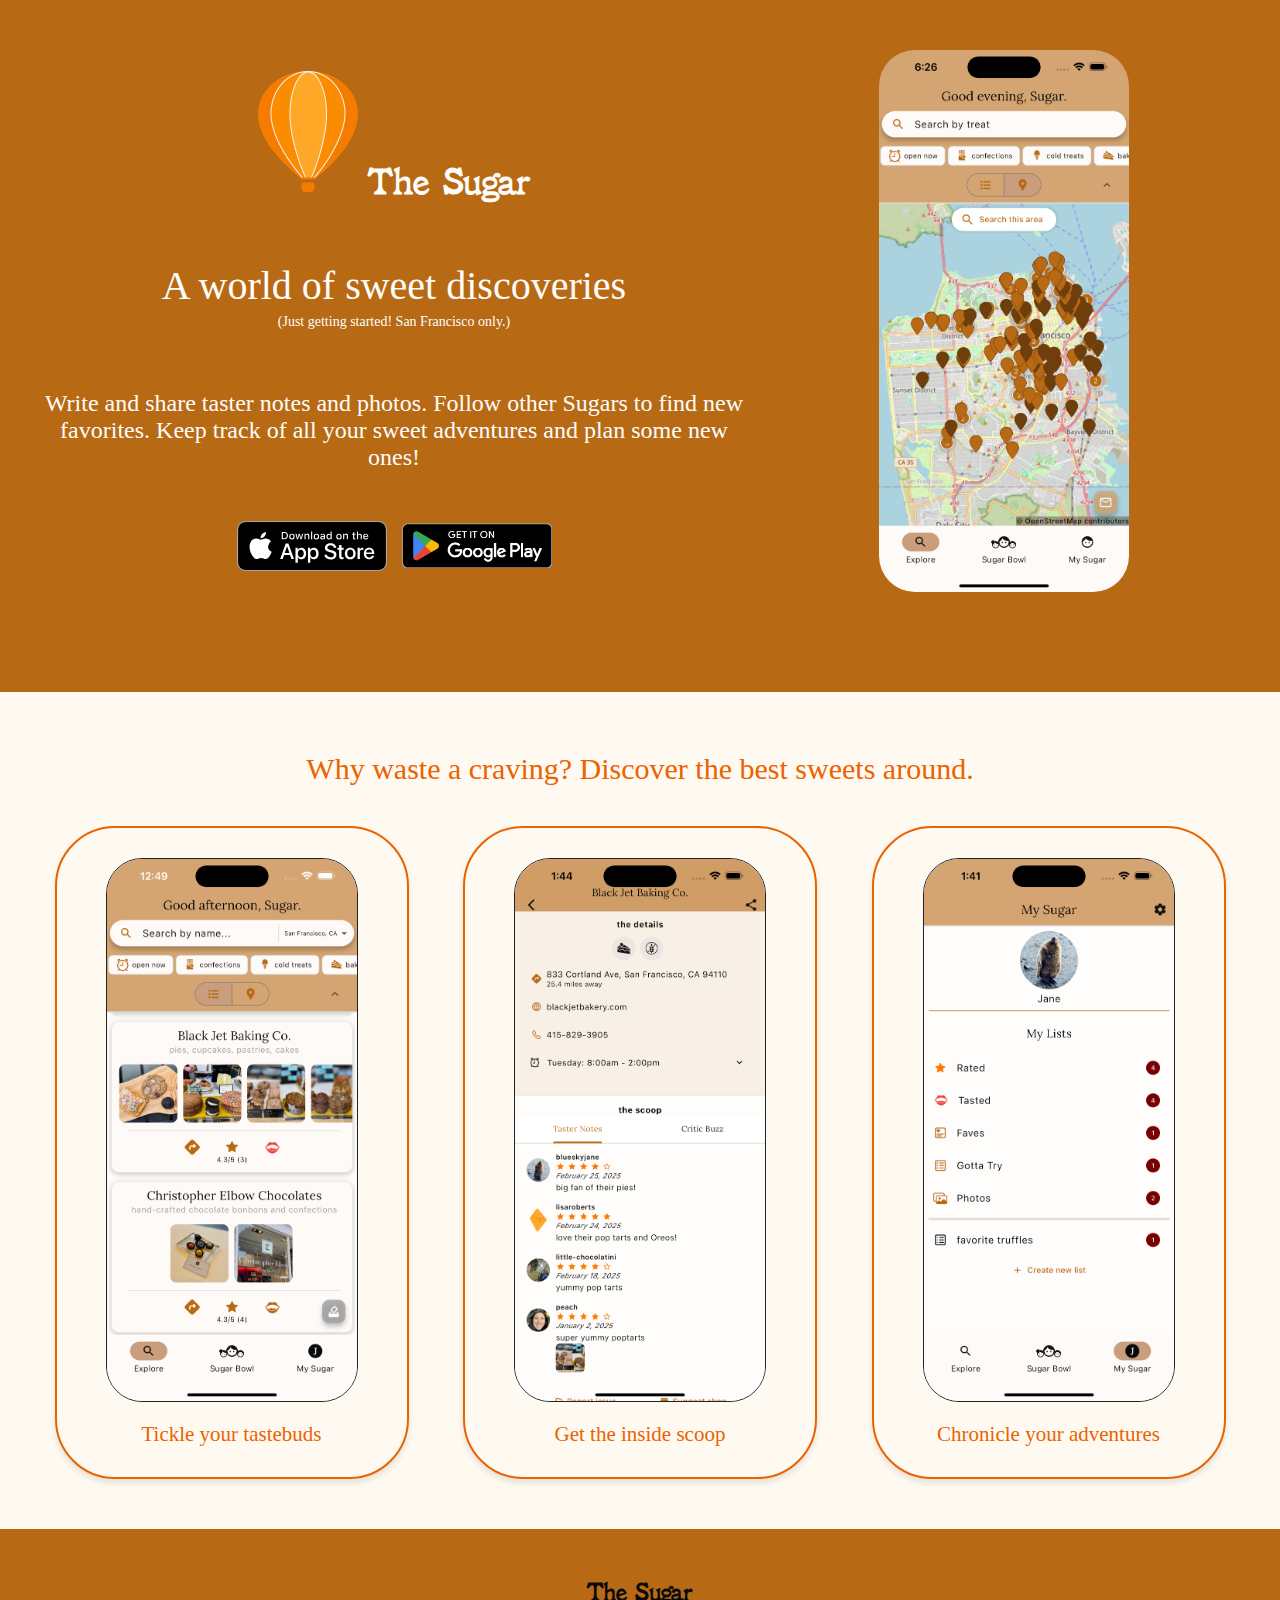
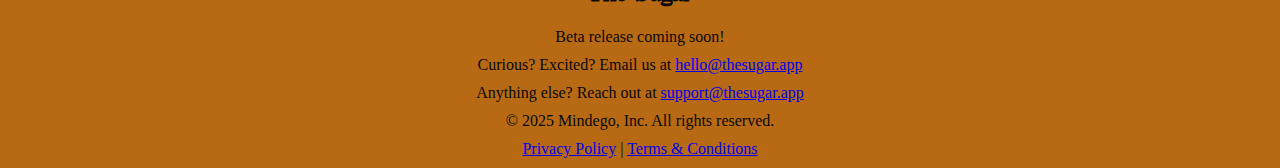
<file: index.html>
<!DOCTYPE html>
<html lang="en">
<head>
  <meta charset="UTF-8">
  <meta name="viewport" content="width=device-width, initial-scale=1.0">
  <title>The Sugar</title>
  <link rel="stylesheet" href="style.css">
  <link rel="icon" href="favicon.ico" type="image/x-icon">
  <link rel="icon" href="favicon-32x32.png" sizes="32x32" type="image/png">
  <link rel="icon" href="favicon-16x16.png" sizes="16x16" type="image/png">
  <link rel="apple-touch-icon" href="apple-touch-icon.png">
  <link rel="android-chrome-192x192" href="android-chrome-192x192.png">
  <link rel="android-chrome-512x512" href="android-chrome-512x512.png">
  <link rel="manifest" href="site.webmanifest">
</head>
<body>
<main>
  <section class="coming-soon">
  <div class="coming-soon-container">
    <!-- <h1 class="coming-soon-text">COMING SOON</h1> --->
    <div class="coming-soon-section">
      <div class="text-side">
        <div class="logo-title">
          <img src="Logo.png" alt="Logo" class="logo">
          <h2>The Sugar</h2>
        </div>
        <p>A world of sweet discoveries<br>
          <span class="subtext">(Just getting started! San Francisco only.)</span>
        </p>
        <p>Write and share taster notes and photos. Follow other Sugars to find new favorites. Keep track of all your sweet adventures and plan some new ones!</p>

        <div class="app-links">
          <a href="https://go.thesugar.app/ios" target="_blank">
            <img src="Download_on_the_App_Store_Badge_US-UK_RGB_blk_092917.svg" alt="Download on the App Store" class="app-badge">
          </a>
		<!-- need link to google play store when available -->
          <a href="https://go.thesugar.app/android" target="_blank">
            <img src="GetItOnGooglePlay_Badge_Web_color_English.png" alt="Get it on Google Play" class="app-badge">
          </a>
        </div>
      </div>
      <div class="image-side">
        <img src="shopMapImage250305.png" alt="Shop Map" class="app-image">
      </div>
    </div>
  </div>
</section>

  <section class="why-craving">
            <h2>Why waste a craving? Discover the best sweets around.</h2>
            <div class="features">
                <div class="feature-box">
                    <img src="shopListImage250225.png" alt="Shop List">
                    <p>Tickle your tastebuds</p>
                </div>
                <div class="feature-box">
                    <img src="shopTasterNotesImage250225.png" alt="Shop Buzz">
                    <p>Get the inside scoop</p>
                </div>
                <div class="feature-box">
                    <img src="myListsImage250225.png" alt="My Lists">
                    <p>Chronicle your adventures</p>
                </div>
            </div>
  </section>
  <section class="footer">
            <h2>The Sugar</h2>
            <p>Beta release coming soon!</p>
            <p>Curious? Excited? Email us at <a href="mailto:hello@thesugar.app">hello@thesugar.app</a></p>
	    <p>Anything else? Reach out at <a href="mailto:support@thesugar.app">support@thesugar.app</a></p>
            <p>&copy; 2025 Mindego, Inc. All rights reserved.</p>
 <p>
        <a href="/privacy.html">Privacy Policy</a> | 
        <a href="/terms.html">Terms & Conditions</a>
    </p>
  </section>
</main>
</body>
</html>
</file>
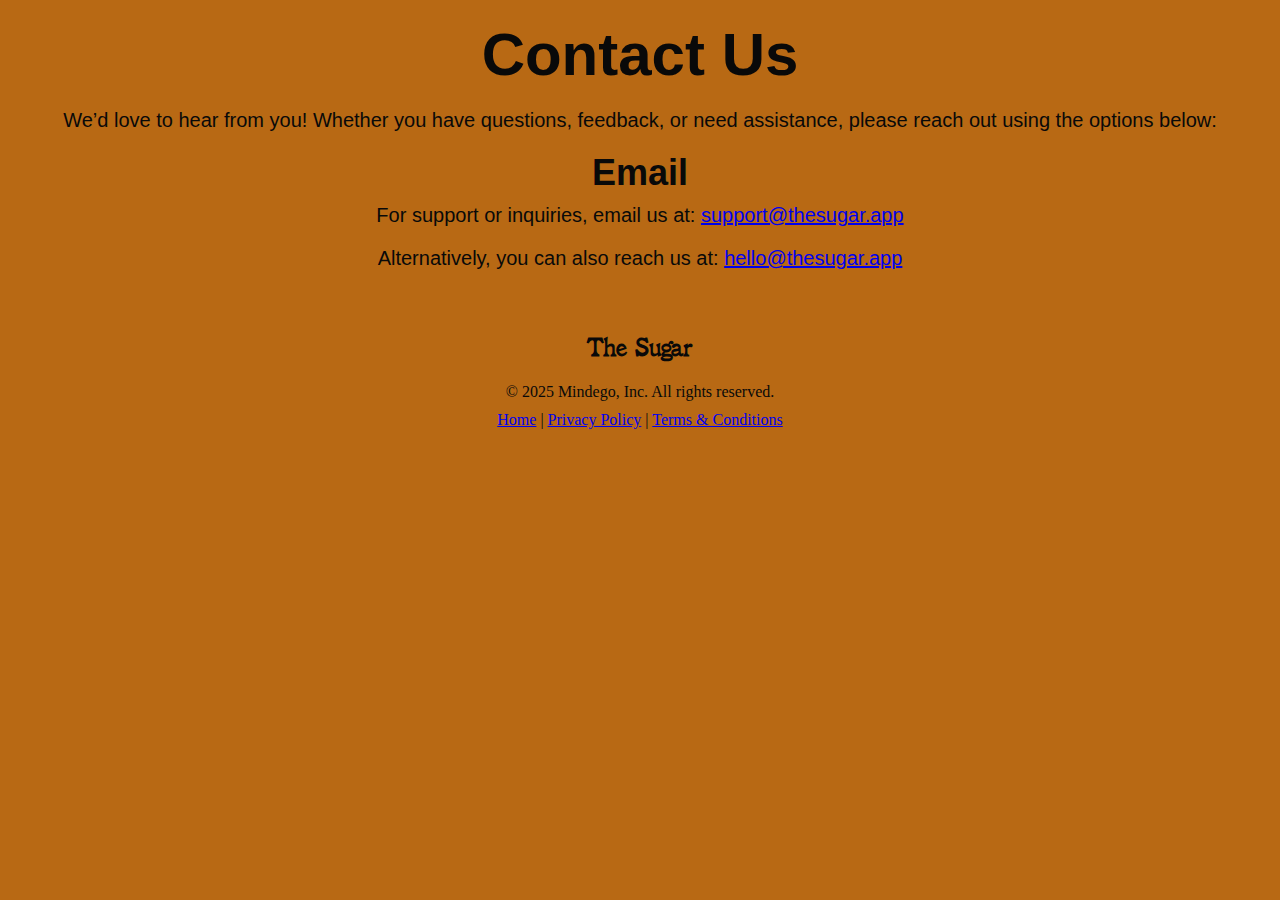
<file: contact.html>
<!DOCTYPE html>
<html lang="en">
<head>
  <meta charset="UTF-8">
  <meta name="viewport" content="width=device-width, initial-scale=1.0">
  <title>Contact | The Sugar</title>
  <link rel="stylesheet" href="/style.css">
</head>
<body>
  <div class="container">
    <h1>Contact Us</h1>
    <p>We’d love to hear from you! Whether you have questions, feedback, or need assistance, please reach out using the options below:</p>
    
    <h2>Email</h2>
    <p>
      For support or inquiries, email us at: 
      <a href="mailto:support@thesugar.app">support@thesugar.app</a>
    </p>
    <p>
      Alternatively, you can also reach us at: 
      <a href="mailto:hello@thesugar.app">hello@thesugar.app</a>
    </p>
    
  </div>

  <footer class="footer">
    <h2>The Sugar</h2>
    <p>&copy; 2025 Mindego, Inc. All rights reserved.</p>
    <p>
      <a href="/">Home</a> | 
      <a href="/privacy.html">Privacy Policy</a> | 
      <a href="/terms.html">Terms & Conditions</a>
    </p>
  </footer>
</body>
</html>
</file>
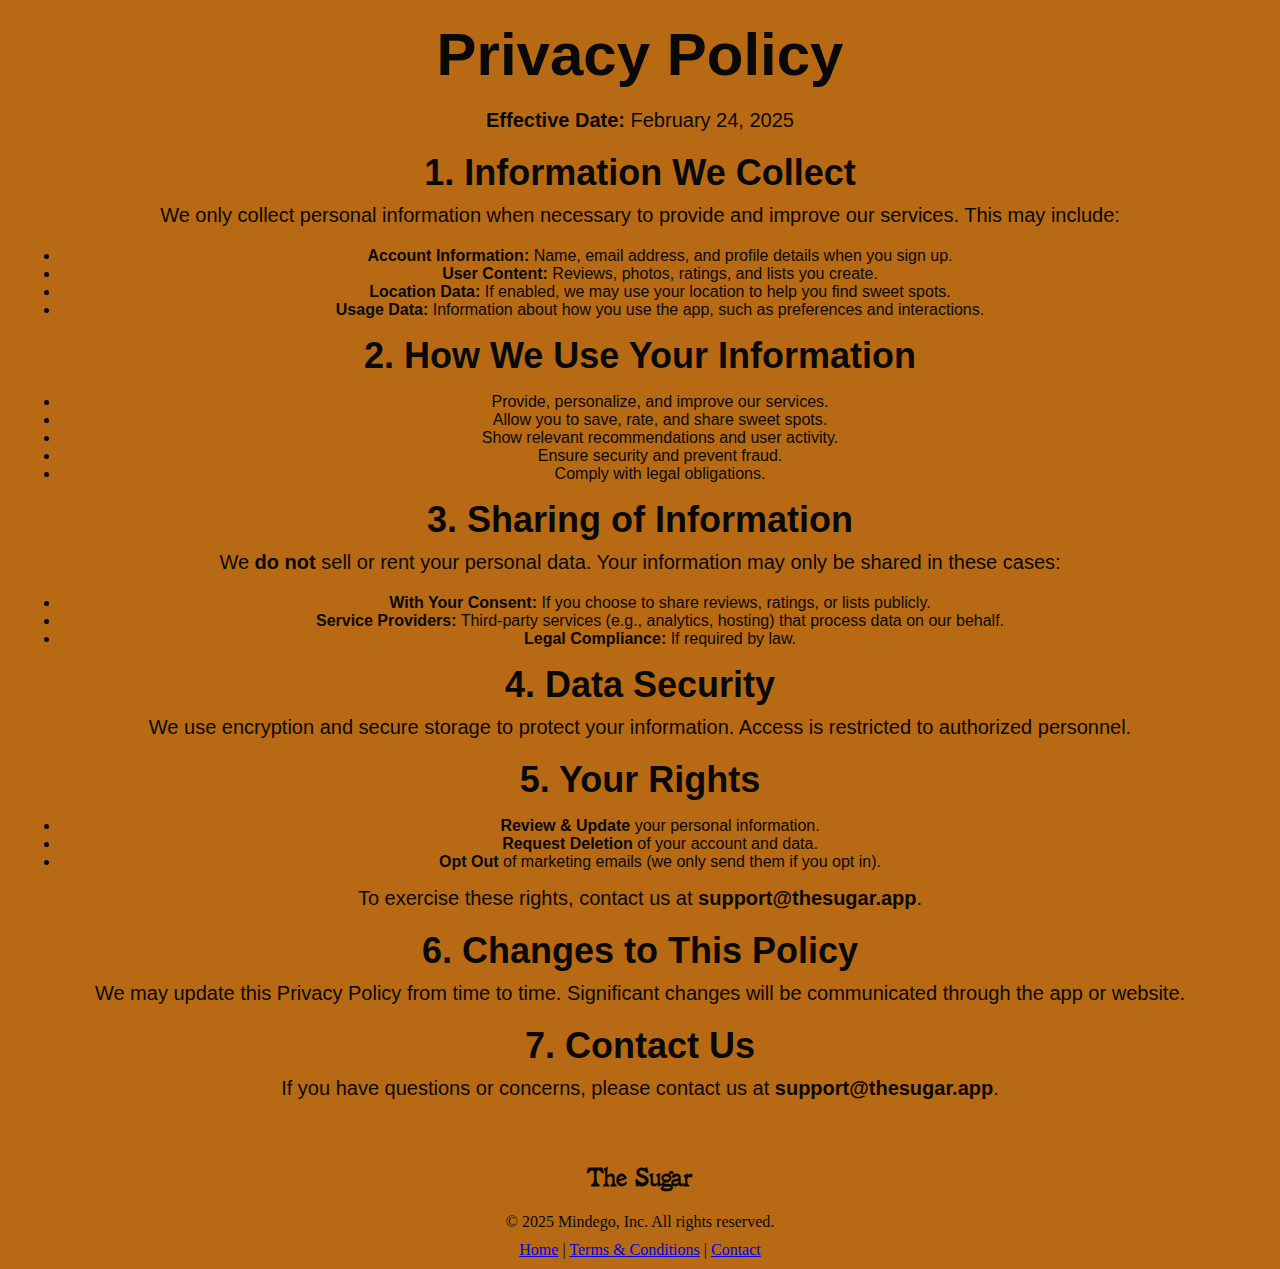
<file: privacy.html>
<!DOCTYPE html>
<html lang="en">
<head>
  <meta charset="UTF-8">
  <meta name="viewport" content="width=device-width, initial-scale=1.0">
  <title>Privacy Policy | The Sugar</title>
  <link rel="stylesheet" href="/style.css">
</head>
<body>
  <div class="container">
    <h1>Privacy Policy</h1>
    <p><strong>Effective Date:</strong> February 24, 2025</p>
    
    <h2>1. Information We Collect</h2>
    <p>We only collect personal information when necessary to provide and improve our services. This may include:</p>
    <ul>
      <li><strong>Account Information:</strong> Name, email address, and profile details when you sign up.</li>
      <li><strong>User Content:</strong> Reviews, photos, ratings, and lists you create.</li>
      <li><strong>Location Data:</strong> If enabled, we may use your location to help you find sweet spots.</li>
      <li><strong>Usage Data:</strong> Information about how you use the app, such as preferences and interactions.</li>
    </ul>
    
    <h2>2. How We Use Your Information</h2>
    <ul>
      <li>Provide, personalize, and improve our services.</li>
      <li>Allow you to save, rate, and share sweet spots.</li>
      <li>Show relevant recommendations and user activity.</li>
      <li>Ensure security and prevent fraud.</li>
      <li>Comply with legal obligations.</li>
    </ul>
    
    <h2>3. Sharing of Information</h2>
    <p>We <strong>do not</strong> sell or rent your personal data. Your information may only be shared in these cases:</p>
    <ul>
      <li><strong>With Your Consent:</strong> If you choose to share reviews, ratings, or lists publicly.</li>
      <li><strong>Service Providers:</strong> Third-party services (e.g., analytics, hosting) that process data on our behalf.</li>
      <li><strong>Legal Compliance:</strong> If required by law.</li>
    </ul>
    
    <h2>4. Data Security</h2>
    <p>We use encryption and secure storage to protect your information. Access is restricted to authorized personnel.</p>
    
    <h2>5. Your Rights</h2>
    <ul>
      <li><strong>Review & Update</strong> your personal information.</li>
      <li><strong>Request Deletion</strong> of your account and data.</li>
      <li><strong>Opt Out</strong> of marketing emails (we only send them if you opt in).</li>
    </ul>
    <p>To exercise these rights, contact us at <strong>support@thesugar.app</strong>.</p>
    
    <h2>6. Changes to This Policy</h2>
    <p>We may update this Privacy Policy from time to time. Significant changes will be communicated through the app or website.</p>
    
    <h2>7. Contact Us</h2>
    <p>If you have questions or concerns, please contact us at <strong>support@thesugar.app</strong>.</p>
  </div>

  <footer class="footer">
    <h2>The Sugar</h2>
    <p>&copy; 2025 Mindego, Inc. All rights reserved.</p>
    <p>
      <a href="/">Home</a> | 
      <a href="/terms.html">Terms & Conditions</a> | 
      <a href="/contact.html">Contact</a>
    </p>
  </footer>
</body>
</html>
</file>
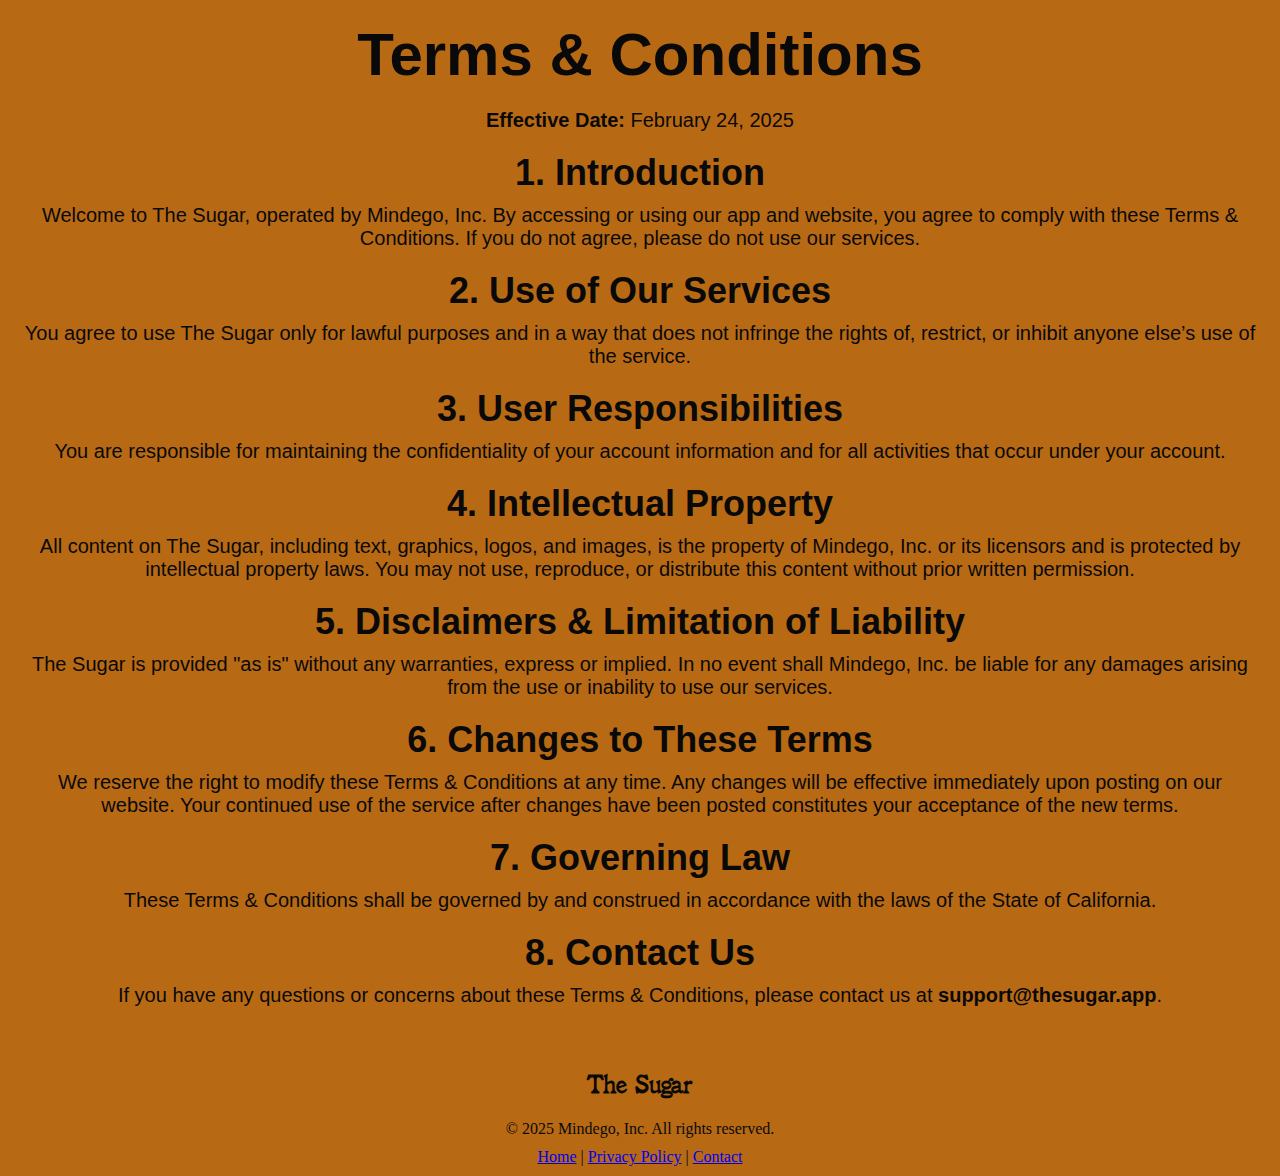
<file: terms.html>
<!DOCTYPE html>
<html lang="en">
<head>
  <meta charset="UTF-8">
  <meta name="viewport" content="width=device-width, initial-scale=1.0">
  <title>Terms & Conditions | The Sugar</title>
  <link rel="stylesheet" href="/style.css">
</head>
<body>
  <div class="container">
    <h1>Terms & Conditions</h1>
    <p><strong>Effective Date:</strong> February 24, 2025</p>
    
    <h2>1. Introduction</h2>
    <p>
      Welcome to The Sugar, operated by Mindego, Inc. By accessing or using our app and website, you agree to comply with these Terms & Conditions. If you do not agree, please do not use our services.
    </p>
    
    <h2>2. Use of Our Services</h2>
    <p>
      You agree to use The Sugar only for lawful purposes and in a way that does not infringe the rights of, restrict, or inhibit anyone else’s use of the service.
    </p>
    
    <h2>3. User Responsibilities</h2>
    <p>
      You are responsible for maintaining the confidentiality of your account information and for all activities that occur under your account.
    </p>
    
    <h2>4. Intellectual Property</h2>
    <p>
      All content on The Sugar, including text, graphics, logos, and images, is the property of Mindego, Inc. or its licensors and is protected by intellectual property laws. You may not use, reproduce, or distribute this content without prior written permission.
    </p>
    
    <h2>5. Disclaimers & Limitation of Liability</h2>
    <p>
      The Sugar is provided "as is" without any warranties, express or implied. In no event shall Mindego, Inc. be liable for any damages arising from the use or inability to use our services.
    </p>
    
    <h2>6. Changes to These Terms</h2>
    <p>
      We reserve the right to modify these Terms & Conditions at any time. Any changes will be effective immediately upon posting on our website. Your continued use of the service after changes have been posted constitutes your acceptance of the new terms.
    </p>
    
    <h2>7. Governing Law</h2>
    <p>
      These Terms & Conditions shall be governed by and construed in accordance with the laws of the State of California.
    </p>
    
    <h2>8. Contact Us</h2>
    <p>
      If you have any questions or concerns about these Terms & Conditions, please contact us at <strong>support@thesugar.app</strong>.
    </p>
  </div>

  <footer class="footer">
    <h2>The Sugar</h2>
    <p>&copy; 2025 Mindego, Inc. All rights reserved.</p>
    <p>
      <a href="/">Home</a> | 
      <a href="/privacy.html">Privacy Policy</a> | 
      <a href="/contact.html">Contact</a>
    </p>
  </footer>
</body>
</html>
</file>
<file: style.css>
/* General styles */
body, html {
  margin: 0;
  padding: 0;
  font-family: Arial, sans-serif;
  background-color: #B86914; /* Background for page 1 */
  color: #090909;
}

.container {
  text-align: center;
  padding: 20px;
}

h1 {
  font-family: Impact, Arial Black, sans-serif;
  font-size: 60px;
  margin: 0 0 20px;
  color: #090909;
}

h2 {
  font-size: 36px;
  margin: 10px 0;
}

p {
  font-size: 20px;
  margin-top: 10px;
}

/* Coming Soon Section */
.coming-soon {
  background-color: #B86914;
  color: #090909;
  padding: 50px 0;
}
.coming-soon-container {
  max-width: 1200px; /* Limit the width of the section */
  margin: 0 auto; /* Center the container horizontally */
  padding: 0 20px; /* Add padding on the sides for smaller screens */
}
.coming-soon-text {
  font-size: 60px;
  font-family: 'Arial Black', sans-serif; /* Fallback for Horizon */
  text-align: center;
  margin-bottom: 40px;
}

.coming-soon-section {
  display: flex;
	flex-wrap: wrap;
  align-items: center;
  justify-content: center;
  gap: 20px;
}

.image-side {
  flex: 2; /* 2/5 of the width */
  display: flex;
  justify-content: center;
  align-items: center;
}

.text-side {
  flex: 3; /* 3/5 of the width */
  text-align: center;
  display: flex;
  flex-direction: column;
  align-items: center;
}
.app-links {
  margin-top: 30px; /* Adds space from the text above */
  display: flex;
  align-items: center;
  justify-content: center; /* Center horizontally */
  gap: 15px; /* Space between badges */
  flex-wrap: wrap; /* Ensures badges stay aligned on smaller screens */
}

.app-badge {
  width: 150px;  /* Adjust the size if needed */
  height: auto;
  display: block;
}

.app-image {
  /* max-width: 100%; */
  max-width: 250px; 
  height: auto;
  border-radius: 36px;
  margin-bottom: 0px;
}
.logo-title {
	display: flex;
	align-items: flex-end; /* Align title with the bottom of the logo */
  justify-content: center; /* Center horizontally */
  gap: 10px; /* Space between the logo and title */
  margin-bottom: 10px;
}

.logo {
  width: 100px; /* Adjust size if needed */
  margin-bottom: 20px;
}

.logo-title h2 {
  font-family: 'Drury Lane NF', serif !important;
  font-size: 36px;
  margin: 8px 0;
  color: #fefdfc;
}

.text-side p:first-of-type {
  font-size: 40px;
  font-family: 'Lora', serif;
  margin: 40px 0;
  color: #fefdfc;
}

/* Style for the paragraph below it */
.text-side p:nth-of-type(2) {
  font-size: 24px;
  font-family: 'Lora', serif;
  margin: 20px 0;
  color: #fefdfc;
}
.subtext {
  font-size: 14px;
  display: block;
  margin-top: 5px;
  color: #fefdfc;
}
@font-face {
  font-family: 'Drury Lane NF';
  src: url('DruryLaneNF.ttf') format('truetype');
  font-weight: normal;
  font-style: normal;
}

/* Mobile-friendly adjustments */
@media (max-width: 768px) {
	
  .coming-soon-section {
    flex-direction: column; /* Stack items vertically */
    text-align: center; /* Center text */
  }

  .text-side, .image-side {
    flex: 1; /* Equal width for stacked layout */
  }

  .app-links {
    flex-direction: column; /* Stack the buttons */
    gap: 10px; /* Reduce space between badges */
  }
	
  .coming-soon-text {
    font-size: 48px; /* Slightly smaller text for smaller screens */
    font-family: 'Arial Black', sans-serif; /* Fallback for Horizon */
    text-align: center;
    margin-bottom: 40px;
  }

  .text-side h2 {
    font-size: 30px;
    font-family: 'Drury Lane NF', serif;
    margin: 8px 0;
    color: #fefdfc;
  }
  .text-side p:first-of-type {
	  font-size: 40px;
	  font-family: 'Lora', serif;
	  margin: 40px 0;
	  color: #fefdfc;
  }
/* Style for the paragraph below it */
.text-side p:nth-of-type(2) {
  font-size: 24px;
  font-family: 'Lora', serif;
  margin: 20px 0;
  color: #fefdfc;
  
  }
}
/* Why Waste A Craving section */
.why-craving {
  text-align: center;
  margin: 50px 0;
  background-color: #fffaf1;
  color: #eb6200;
  padding: 50px 0;
}
.why-craving h2 {
  font-size: 30px;
  font-family: 'Lora', serif; 
  font-weight: normal;
  font-style: normal;
  text-align: center;
  margin-bottom: 40px;
  color: #eb6200;
  
}
.features {
    display: flex;
    justify-content: space-evenly;
    Align-items: center;
    gap: 20px;
    flex-wrap: wrap;
    margin: 0 20px;
}
.features p{
  font-size: 21px;
  font-family: 'Lora', serif; 
  font-weight: normal;
  font-style: normal;
  text-align: center;
  margin-bottom: 10px;
}

.feature-box {
    display: flex;
    flex-direction: column;
    align-items: center;
    justify-content: center;
    text-align: center;
    padding: 20px;
    width: 310px;
    border: 2px solid #eb6200; /* Colored border */
    border-radius: 60px; /* Rounded corners */
    background-color: #FFFaf1; /* Optional background color */
    box-shadow: 0 4px 6px rgba(0, 0, 0, 0.1); /* Optional shadow for depth */
}

.feature-box img {
    width: 250px;
    height: auto;
    border-radius: 36px;
    margin: 10px 0;
    border: 1px solid #222;
}
.feature-box p {
    font-size: 21px;
    font-family: Lora, serif;
    color: #eb6200;
    margin: 10px 0;
}
.footer {
  align-items: center;
  justify-content: center;
  text-align: center;
}
.footer h2 {
  font-family: 'Drury Lane NF', serif;
  font-size: 1.5rem;
  margin: 24px 24px 20px;
}

.footer p {
  font-family: 'Lora', serif; 
  font-size: 1rem;
  margin: 8px 24px 0;
  margin-bottom: 10px;
}
</file>
